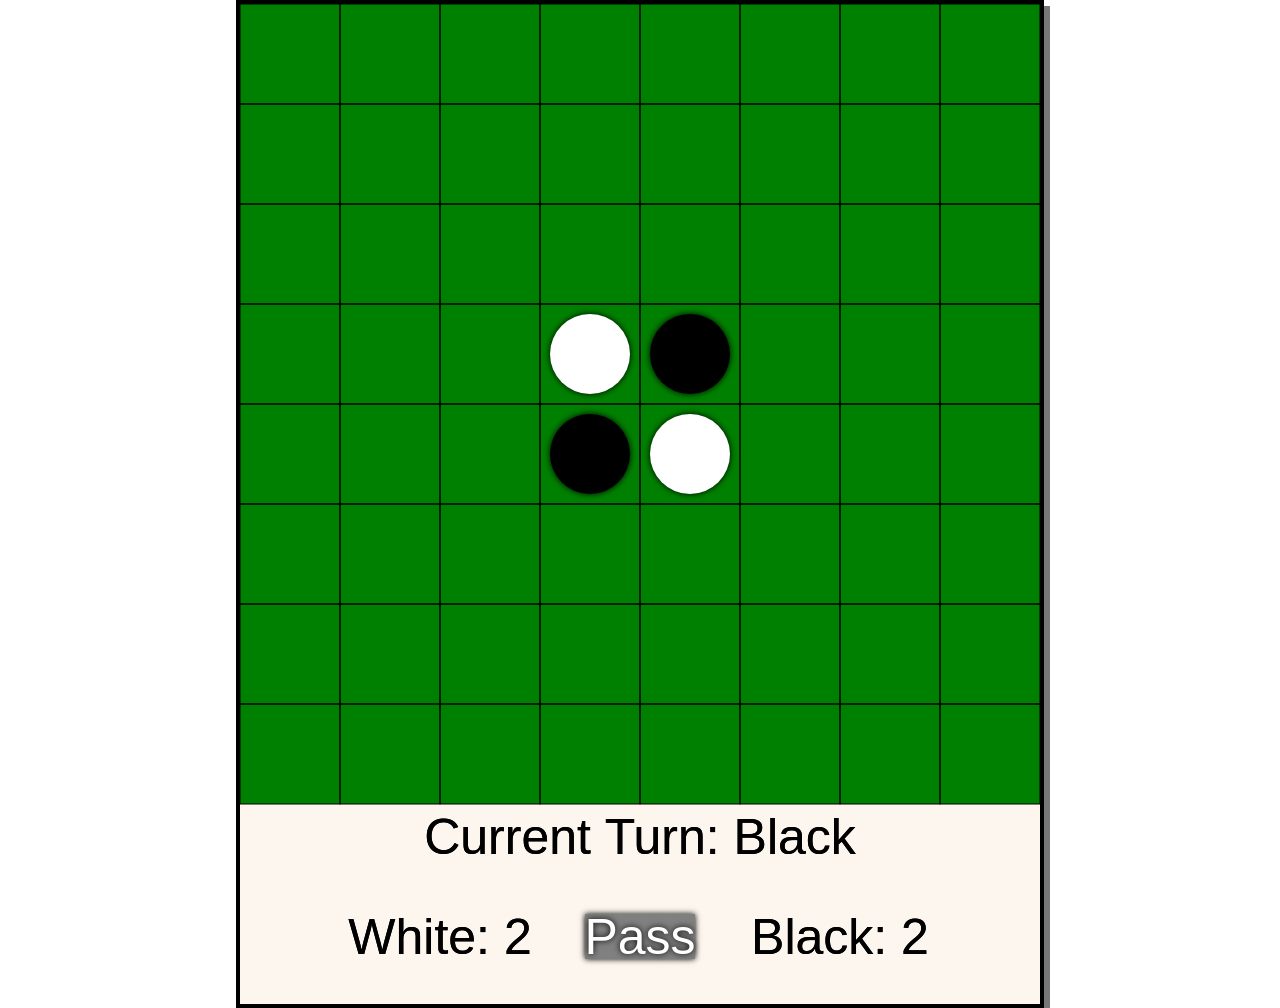
<file: index.html>
<!doctype html>
<head>
    <title>Reversi</title>
    <link href="./Reversi/reversi.css" type="text/css" rel="stylesheet" />
</head>
<body>
    <script src="./Reversi/reversi.js" type="text/javascript"></script>
</body>
</html>
<!DOCTYPE html>
<html>
<body>

<!-- The Modal -->
<div id="myModal" class="modal">
  <!-- Modal content -->
  <div class="modal-content">
    <span class="close">&times;</span>
    <p align="center">THE WINNER IS:</p>
    <p align="center" id="Winner"></p>
    <p align="center">Refresh to restart!</p>

</div>
</div>

</body>
</html>
</file>
<file: Reversi/reversi.css>
body
{
  margin: 0;
  padding: 0;
  display: flex;
  flex-direction: row;
  flex-wrap: wrap;
}

canvas
{
  margin-left: auto;
  margin-right: auto;
  position: relative;
  border: 4px solid black;
  box-shadow: 6px 6px #777;
}

/* modal code built upon example provided by w3schools.com */
.modal {
    display: none; /* Hidden by default */
    position: fixed; /* Stay in place */
    z-index: 1; /* Sit on top */
    padding-top: 200px; /* Location of the box */
    left: 0;
    top: 0;
    font-size: 50px;
    width: 100%; /* Full width */
    height: 100%; /* Full height */
    background-color: rgb(0,0,0); /* Fallback color */
    background-color: rgba(0,0,0,0.4); /* Black w/ opacity */
}

/* Modal Content */
.modal-content {
    background-color: #fefefe;
    margin: auto;
    padding: 20px;
    border: 6px solid #888;
    width: 80%;
}

/* The Close Button */
.close {
    color: #aaaaaa;
    float: right;
    font-size: 28px;
    font-weight: bold;
}

.close:hover,
.close:focus {
    color: #000;
    text-decoration: none;
    cursor: pointer;
}
</file>
